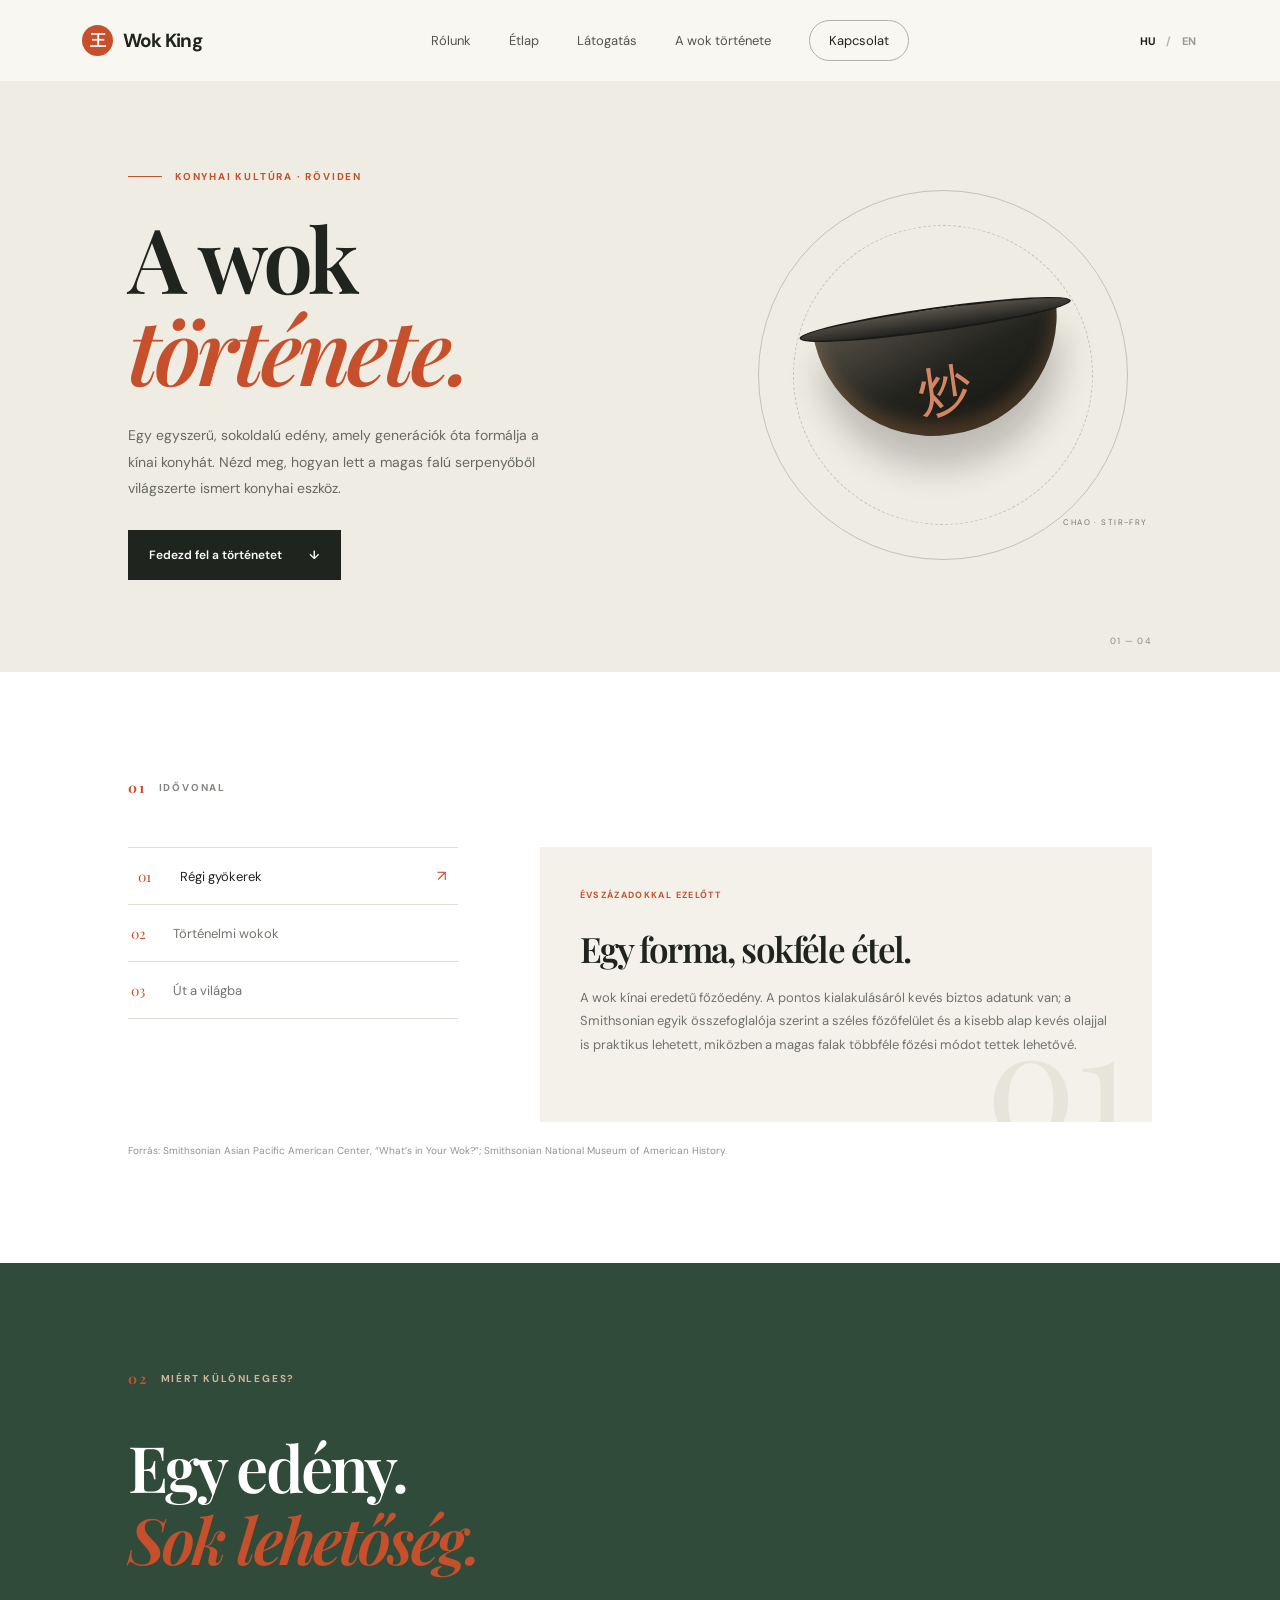
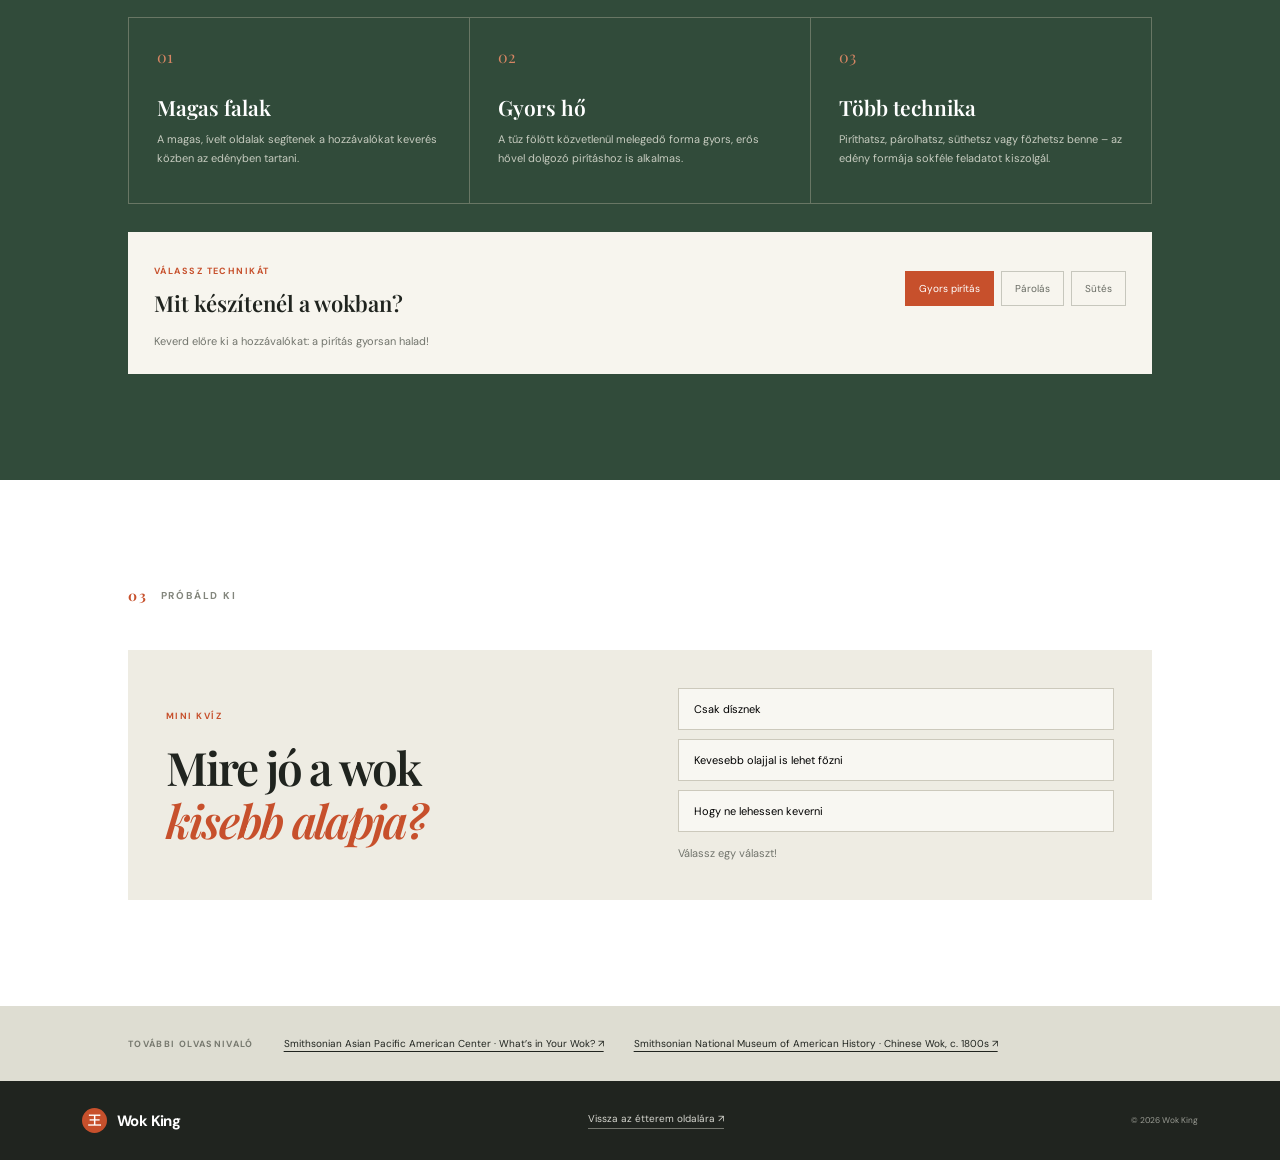
<file: wok.html>
<!doctype html>
<html lang="hu">
<head>
  <meta charset="utf-8"><meta name="viewport" content="width=device-width, initial-scale=1"><meta name="theme-color" content="#f8f7f2">
  <meta name="description" content="Fedezd fel a wok történetét, a wokban főzés sokoldalúságát, és teszteld, mit tudsz erről a sokoldalú edényről.">
  <link rel="alternate" hreflang="hu" href="./wok.html?lang=hu"><link rel="alternate" hreflang="en" href="./wok.html?lang=en"><link rel="alternate" hreflang="x-default" href="./wok.html">
  <link rel="preconnect" href="https://fonts.googleapis.com"><link rel="preconnect" href="https://fonts.gstatic.com" crossorigin>
  <link href="https://fonts.googleapis.com/css2?family=DM+Sans:wght@400;500;600;700&family=Playfair+Display:wght@600;700;800&display=swap" rel="stylesheet"><link rel="stylesheet" href="style.css"><link rel="stylesheet" href="wok.css">
  <title>A wok története | Wok King</title>
</head>
<body>
  <a class="skip-link" href="#main" data-i18n="skip">Ugrás a tartalomra</a>
  <header class="header"><a class="brand" href="index.html#home"><span class="brand-mark" aria-hidden="true">王</span><span>Wok King</span></a><button class="menu-toggle" aria-expanded="false" aria-controls="site-nav" aria-label="Menü megnyitása"><span></span><span></span></button><nav id="site-nav" class="nav" aria-label="Fő navigáció"><a href="index.html#story" data-i18n="navAbout">Rólunk</a><a href="index.html#menu" data-i18n="navMenu">Étlap</a><a href="index.html#visit" data-i18n="navVisit">Látogatás</a><a href="wok.html" aria-current="page" data-i18n="navWok">A wok története</a><a class="nav-cta" href="index.html#contact" data-i18n="navContact">Kapcsolat</a></nav><div class="language" aria-label="Language"><button type="button" data-lang="hu" aria-pressed="true">HU</button><span aria-hidden="true">/</span><button type="button" data-lang="en" aria-pressed="false">EN</button></div></header>
  <main id="main">
    <section class="wok-hero"><div class="wok-hero-inner reveal"><p class="eyebrow"><span class="eyebrow-line"></span><span data-i18n="wokEyebrow">KONYHAI KULTÚRA · RÖVIDEN</span></p><h1 data-i18n="wokTitle">A wok<br><em>története.</em></h1><p class="wok-lead" data-i18n="wokLead">Egy egyszerű, sokoldalú edény, amely generációk óta formálja a kínai konyhát. Nézd meg, hogyan lett a magas falú serpenyőből világszerte ismert konyhai eszköz.</p><a class="button button-dark" href="#timeline"><span data-i18n="wokExplore">Fedezd fel a történetet</span><span aria-hidden="true">↓</span></a></div><div class="wok-hero-art reveal" aria-hidden="true"><div class="wok-orbit orbit-a"></div><div class="wok-orbit orbit-b"></div><div class="wok-bowl"><span>炒</span></div><span class="wok-art-note">CHAO · STIR-FRY</span></div><span class="wok-hero-index" aria-hidden="true">01 — 04</span></section>
    <section id="timeline" class="timeline-section section-pad"><div class="section-kicker reveal"><span>01</span><span data-i18n="timelineKicker">IDŐVONAL</span></div><div class="timeline-layout"><div class="timeline-tabs reveal" role="tablist" aria-label="Wok idővonal"><button class="timeline-tab active" id="tab-roots" role="tab" aria-selected="true" aria-controls="timeline-panel" data-story="roots"><span>01</span><span data-i18n="eraRoots">Régi gyökerek</span><b>↗</b></button><button class="timeline-tab" id="tab-metal" role="tab" aria-selected="false" aria-controls="timeline-panel" data-story="metal"><span>02</span><span data-i18n="eraMetal">Fém wokok</span><b>↗</b></button><button class="timeline-tab" id="tab-world" role="tab" aria-selected="false" aria-controls="timeline-panel" data-story="world"><span>03</span><span data-i18n="eraWorld">Út a világba</span><b>↗</b></button></div><article class="timeline-panel reveal" id="timeline-panel" role="tabpanel" aria-labelledby="tab-roots" tabindex="0"><span class="timeline-date" data-i18n="rootsDate">ÉVSZÁZADOKKAL EZELŐTT</span><h2 data-i18n="rootsTitle">Egy forma, sokféle étel.</h2><p data-i18n="rootsText">A wok kínai eredetű főzőedény. A pontos kialakulásáról kevés biztos adatunk van; a Smithsonian egyik összefoglalója szerint a széles főzőfelület és a kisebb alap kevés olajjal is praktikus lehetett, miközben a magas falak többféle főzési módot tettek lehetővé.</p><span class="timeline-number">01</span></article></div><p class="source-note reveal" data-i18n="historySource">Forrás: Smithsonian Asian Pacific American Center, “What’s in Your Wok?”</p></section>
    <section class="wok-facts section-pad"><div class="section-kicker reveal"><span>02</span><span data-i18n="factsKicker">MIÉRT KÜLÖNLEGES?</span></div><h2 class="facts-title reveal" data-i18n="factsTitle">Egy edény.<br><em>Sok lehetőség.</em></h2><div class="facts-grid"><article class="fact-card reveal"><span class="fact-icon">01</span><h3 data-i18n="factOneTitle">Magas falak</h3><p data-i18n="factOneText">A magas, ívelt oldalak segítenek a hozzávalókat keverés közben az edényben tartani.</p></article><article class="fact-card reveal"><span class="fact-icon">02</span><h3 data-i18n="factTwoTitle">Gyors hő</h3><p data-i18n="factTwoText">A tűz fölött közvetlenül melegedő forma gyors, erős hővel dolgozó pirításhoz is alkalmas.</p></article><article class="fact-card reveal"><span class="fact-icon">03</span><h3 data-i18n="factThreeTitle">Több technika</h3><p data-i18n="factThreeText">Piríthatsz, párolhatsz, süthetsz vagy főzhetsz benne – az edény formája sokféle feladatot kiszolgál.</p></article></div><div class="cook-selector reveal"><div><span class="menu-overline" data-i18n="selectorEyebrow">VÁLASSZ TECHNIKÁT</span><h3 data-i18n="selectorTitle">Mit készítenél a wokban?</h3></div><div class="cook-buttons" role="group" aria-label="Főzési technika"><button class="cook-button active" data-cook="stir" data-i18n="cookStir">Gyors pirítás</button><button class="cook-button" data-cook="steam" data-i18n="cookSteam">Párolás</button><button class="cook-button" data-cook="fry" data-i18n="cookFry">Sütés</button></div><p class="cook-result" id="cook-result" aria-live="polite" data-i18n="cookStirText">Keverd előre ki a hozzávalókat: a pirítás gyorsan halad!</p></div></section>
    <section class="quiz-section section-pad"><div class="section-kicker reveal"><span>03</span><span data-i18n="quizKicker">PRÓBÁLD KI</span></div><div class="quiz-box reveal"><div><span class="menu-overline" data-i18n="quizEyebrow">MINI KVÍZ</span><h2 data-i18n="quizTitle">Mire jó a wok<br><em>kisebb alapja?</em></h2></div><div class="quiz-options"><button data-answer="wrong" data-i18n="quizWrongOne">Csak dísznek</button><button data-answer="correct" data-i18n="quizCorrect">Kevesebb olajjal is lehet főzni</button><button data-answer="wrong" data-i18n="quizWrongTwo">Hogy ne lehessen keverni</button><p id="quiz-result" aria-live="polite" data-i18n="quizHint">Válassz egy választ!</p></div></div></section>
    <section class="wok-sources"><p data-i18n="sourcesLabel">TOVÁBBI OLVASNIVALÓ</p><a href="https://apa.si.edu/picklesandtea/whats-in-your-wok/" target="_blank" rel="noopener noreferrer">Smithsonian Asian Pacific American Center · What’s in Your Wok? ↗</a><a href="https://www.si.edu/object/chinese-wok-c-1800s%3Anmah_1189410" target="_blank" rel="noopener noreferrer">Smithsonian National Museum of American History · Chinese Wok, c. 1800s ↗</a></section>
  </main>
  <footer class="footer"><a class="brand footer-brand" href="index.html#home"><span class="brand-mark" aria-hidden="true">王</span><span>Wok King</span></a><a href="index.html#visit" data-i18n="backToRestaurant">Vissza az étterem oldalára ↗</a><small>© <span id="year"></span> Wok King</small></footer>
  <script src="script.js" defer></script>
</body>
</html>
</file>
<file: style.css>
:root{--ink:#20241f;--muted:#70736c;--paper:#f8f7f2;--white:#fff;--orange:#c7502c;--line:#deded5;--green:#314b3a;--serif:'Playfair Display',Georgia,serif;--sans:'DM Sans',Arial,sans-serif}*{box-sizing:border-box}html{scroll-behavior:smooth;scroll-padding-top:90px}body{margin:0;background:var(--paper);color:var(--ink);font-family:var(--sans);font-size:16px;-webkit-font-smoothing:antialiased}a{color:inherit;text-decoration:none}button,input,textarea{font:inherit}.skip-link{position:fixed;z-index:100;top:8px;left:8px;padding:12px;background:#fff;transform:translateY(-150%)}.skip-link:focus{transform:translateY(0)}.header{height:82px;padding:0 6.4%;display:flex;align-items:center;position:sticky;top:0;z-index:20;background:rgba(248,247,242,.94);backdrop-filter:blur(14px);border-bottom:1px solid rgba(32,36,31,.06)}.brand{display:flex;align-items:center;gap:10px;font-weight:700;font-size:19px;letter-spacing:-.04em}.brand-mark{display:grid;place-items:center;width:31px;height:31px;border-radius:50%;background:var(--orange);color:#fff;font-size:16px}.nav{margin:auto;display:flex;gap:38px;align-items:center}.nav a{font-size:13px;color:#51554e;transition:color .2s}.nav a:hover,.text-link:hover,.under-link:hover{color:var(--orange)}.nav .nav-cta{padding:11px 19px;border:1px solid #aeb1a5;border-radius:30px;color:var(--ink)}.language{display:flex;align-items:center;gap:8px;font-size:11px;font-weight:700;letter-spacing:.08em}.language span{color:#b5b6ae}.language button{border:0;background:none;padding:8px 2px;color:#999b93;cursor:pointer}.language button[aria-pressed=true]{color:var(--ink)}.menu-toggle{display:none}.hero{min-height:640px;position:relative;padding:75px 6.4% 88px;display:grid;grid-template-columns:46% 54%;align-items:center;overflow:hidden}.hero:before{content:'';position:absolute;inset:30px 0 0 53%;background:#eeece2;z-index:-1}.hero-copy{padding:5px 8% 24px 0;max-width:570px}.eyebrow,.section-kicker{display:flex;align-items:center;gap:13px;color:var(--orange);font-size:10px;font-weight:700;letter-spacing:.18em}.eyebrow-line{height:1px;width:34px;background:var(--orange)}h1,h2,h3,p{margin-top:0}h1,h2{font-family:var(--serif);font-weight:600;letter-spacing:-.045em}h1{font-size:clamp(54px,6.4vw,91px);line-height:1.03;margin:28px 0 22px}h1 em,h2 em{font-weight:600;color:var(--orange)}.hero-intro{max-width:370px;color:#64675f;line-height:1.8;font-size:15px}.hero-actions{display:flex;align-items:center;gap:25px;margin-top:33px}.button{min-height:50px;padding:0 20px;display:inline-flex;align-items:center;justify-content:space-between;gap:27px;border:1px solid transparent;font-size:12px;font-weight:600;transition:transform .2s,background .2s,color .2s}.button:hover{transform:translateY(-3px)}.button-dark{background:var(--ink);color:#fff}.button-dark:hover{background:var(--orange)}.text-link{font-size:12px;border-bottom:1px solid #a8aa9f;padding-bottom:5px;transition:color .2s}.hero-note{display:flex;align-items:center;gap:12px;margin-top:54px;font-size:11px;color:var(--muted)}.hero-note strong{color:var(--ink)}.rating-stars{letter-spacing:2px;color:#cb673e;font-size:13px}.hero-visual{height:470px;position:relative;margin:0 0 0 10px}.hero-visual:before{content:'';position:absolute;left:-17px;top:18px;width:100%;height:100%;border:1px solid #b9b9aa}.hero-visual img{position:relative;width:100%;height:100%;object-fit:cover;filter:saturate(.75)}.image-label{position:absolute;left:-30px;bottom:28px;background:var(--paper);padding:17px 22px;display:flex;gap:10px;align-items:center;font-size:9px;letter-spacing:.13em;font-weight:700}.label-dot{width:7px;height:7px;background:var(--orange);border-radius:50%}.vertical-label{position:absolute;right:-25px;top:30px;writing-mode:vertical-rl;font-size:8px;letter-spacing:.22em;color:#5c5e56}.hero-bottom{position:absolute;bottom:20px;left:6.4%;right:6.4%;display:flex;justify-content:space-between;color:#777a72;font-size:8px;font-weight:600;letter-spacing:.18em}.hero-bottom a{font-size:19px;color:var(--orange)}.section-pad{padding:106px 10%}.story{background:var(--white)}.section-kicker{color:#83867d}.section-kicker span:first-child{color:var(--orange);font-family:var(--serif);font-size:14px}.story-grid{display:grid;grid-template-columns:1fr .75fr;gap:12%;align-items:end;margin:52px 0 80px}.story h2,.visit h2,.contact h2{font-size:clamp(42px,5vw,66px);line-height:1.14;margin:0}.story-copy p,.visit-copy>p,.contact-grid>div>p{font-size:14px;line-height:1.9;color:var(--muted);max-width:430px}.under-link{display:inline-flex;gap:32px;padding-bottom:10px;border-bottom:1px solid var(--ink);font-size:12px;font-weight:600;transition:color .2s}.stats{border-top:1px solid var(--line);padding-top:28px;display:flex;align-items:flex-start;gap:10%;position:relative}.stats div{display:flex;flex-direction:column;gap:8px}.stats strong{font-family:var(--serif);font-size:35px}.stats strong span{font-size:18px;color:var(--orange)}.stats small,.stats>p{color:var(--muted);font-size:10px}.stats>p{margin:7px 0 0 auto;max-width:150px;line-height:1.6}.menu-section{padding-top:110px;padding-bottom:115px}.menu-heading{display:flex;align-items:end;justify-content:space-between;margin:50px 0 45px}.menu-heading h2{font-size:clamp(42px,4.8vw,61px);line-height:1.15;margin:0}.menu-heading>p{max-width:280px;color:var(--muted);font-size:13px;line-height:1.8;margin:0 3% 6px 20px}.menu-card{background:#eeece3;padding:40px;display:grid;grid-template-columns:90px 1fr 54px;gap:27px;align-items:center}.menu-card-mark{width:70px;height:70px;border:1px solid #d1cec1;border-radius:50%;display:grid;place-items:center;color:var(--orange);font-family:var(--serif);font-size:29px}.menu-overline,.quote-caption{font-size:9px;letter-spacing:.16em;color:var(--orange);font-weight:700}.menu-card h3{font-family:var(--serif);font-size:24px;margin:11px 0}.menu-card p{font-size:12px;color:var(--muted);margin:0}.round-link{width:47px;height:47px;border:1px solid #aeb0a4;border-radius:50%;display:grid;place-items:center;transition:all .2s}.round-link:hover{background:var(--orange);border-color:var(--orange);color:#fff}.menu-disclaimer{font-size:10px;color:#888a82;margin:15px 0 0}.quote-band{background:var(--green);color:#fff;padding:85px 15%;text-align:center}.quote-mark{font-family:var(--serif);font-size:57px;color:#d68563;line-height:.8}.quote-inner p{font-family:var(--serif);font-size:clamp(25px,3vw,40px);max-width:690px;margin:22px auto}.quote-caption{color:#dbb59f}.visit{background:#fff}.visit-grid{display:grid;grid-template-columns:.8fr 1fr;gap:11%;align-items:center;margin-top:55px}.visit-copy>p{margin:19px 0 30px}.address{display:flex;gap:15px;align-items:flex-start;font-size:12px;line-height:1.8}.address p{margin:0}.address strong{font-size:14px}.icon-pin{font-size:26px;color:var(--orange)}.price{margin:23px 0 25px;border-top:1px solid var(--line);border-bottom:1px solid var(--line);padding:16px 0;display:flex;justify-content:space-between;gap:10px;font-size:10px;color:var(--muted)}.price strong{font-size:12px;color:var(--ink)}.price small{font-size:10px;color:var(--muted)}.button-outline{border-color:#aeb1a5;background:transparent}.button-outline:hover{background:var(--ink);color:#fff}.hours-note{margin:12px 0 0;font-size:10px;color:#898b84}.map-card{display:block;background:#f2f0e8;overflow:hidden}.map-grid{height:330px;position:relative;overflow:hidden;background-color:#ebe9df;background-image:linear-gradient(35deg,transparent 45%,#faf9f5 46%,#faf9f5 53%,transparent 54%),linear-gradient(110deg,transparent 40%,#d8ddce 41%,#d8ddce 55%,transparent 56%),linear-gradient(0deg,transparent 47%,#deded3 48%,#deded3 51%,transparent 52%);background-size:170px 150px,270px 230px,100% 85px}.map-road{position:absolute;height:16px;background:#fff;border:1px solid #e0dfd7}.road-one{width:130%;left:-10%;top:43%;transform:rotate(-22deg)}.road-two{width:125%;left:-10%;top:71%;transform:rotate(17deg);height:11px}.road-three{width:110%;left:6%;top:22%;transform:rotate(79deg);height:10px}.map-block{position:absolute;background:#d6dccd;border-radius:2px}.block-one{width:90px;height:50px;left:12%;top:17%}.block-two{width:110px;height:62px;right:12%;top:21%}.block-three{width:80px;height:75px;left:13%;bottom:9%}.block-four{width:130px;height:40px;right:9%;bottom:11%}.map-marker{position:absolute;top:42%;left:49%;width:48px;height:48px;border-radius:50% 50% 50% 0;transform:rotate(-45deg);background:var(--orange);color:#fff;display:grid;place-items:center;font-size:20px;box-shadow:0 6px 20px #4b443455}.map-marker:first-letter{transform:rotate(45deg)}.map-label{position:absolute;top:59%;left:52%;font-size:9px;letter-spacing:.11em;background:#fff;padding:6px 9px;box-shadow:0 2px 7px #3332}.map-footer{display:flex;justify-content:space-between;align-items:center;padding:18px 23px}.map-footer span:first-child{display:flex;flex-direction:column;gap:5px;font-size:13px}.map-footer small{font-size:10px;color:var(--muted)}.map-arrow{color:var(--orange);font-size:19px}.contact{background:#eeece3}.contact-grid{display:grid;grid-template-columns:.8fr 1fr;gap:13%;margin-top:50px}.contact-grid>div>p{margin-top:20px}.contact-form{display:flex;flex-direction:column}.contact-form label{font-size:10px;font-weight:600;margin-bottom:8px}.contact-form input,.contact-form textarea{background:transparent;border:0;border-bottom:1px solid #c9c8be;padding:10px 0 13px;margin-bottom:23px;border-radius:0;outline:none;color:var(--ink);resize:vertical}.contact-form input:focus,.contact-form textarea:focus{border-color:var(--orange)}.contact-form input::placeholder,.contact-form textarea::placeholder{color:#a1a197;font-size:12px}.contact-form .button{align-self:flex-start;min-width:200px}.form-message{min-height:20px;font-size:11px;color:var(--green);margin:12px 0 0}.form-message.error{color:#a43c27}.footer{padding:27px 6.4%;display:flex;align-items:center;justify-content:space-between;gap:20px;background:var(--ink);color:#d6d6cf;font-size:10px}.footer-brand{color:#fff;font-size:15px}.footer-brand .brand-mark{width:25px;height:25px;font-size:13px}.footer>a:not(.brand){border-bottom:1px solid #74766e;padding-bottom:3px}.footer small{color:#999b93}.reveal{opacity:0;transform:translateY(22px);transition:opacity .7s ease,transform .7s ease}.reveal.is-visible{opacity:1;transform:translateY(0)}
@media(max-width:850px){.header{height:72px;padding:0 5%}.nav{gap:21px}.hero{padding-left:5%;padding-right:5%;grid-template-columns:44% 56%;min-height:590px}.hero-visual{height:400px;margin-left:0}.hero:before{left:49%}.hero-bottom{left:5%;right:5%}.section-pad{padding:82px 7%}.story-grid{gap:7%}.visit-grid{gap:7%}.footer{padding:24px 5%}}@media(max-width:640px){html{scroll-padding-top:70px}.header{height:68px}.brand{font-size:17px}.menu-toggle{display:flex;margin-left:auto;margin-right:13px;width:37px;height:37px;align-items:center;justify-content:center;flex-direction:column;gap:5px;background:none;border:1px solid var(--line);border-radius:50%;cursor:pointer}.menu-toggle span{width:13px;height:1px;background:var(--ink);transition:transform .2s}.menu-toggle[aria-expanded=true] span:first-child{transform:translateY(3px) rotate(45deg)}.menu-toggle[aria-expanded=true] span:last-child{transform:translateY(-3px) rotate(-45deg)}.language{gap:5px}.nav{display:none;position:absolute;top:67px;left:0;right:0;padding:20px 6% 25px;background:var(--paper);border-bottom:1px solid var(--line);flex-direction:column;align-items:stretch;gap:0}.nav.open{display:flex}.nav a{padding:13px 0;border-bottom:1px solid var(--line);font-size:14px}.nav .nav-cta{border:0;padding:13px 0;color:var(--orange)}.hero{display:flex;flex-direction:column;align-items:stretch;padding:54px 7% 72px;min-height:auto}.hero:before{inset:48% 0 0 14%}.hero-copy{padding:0;max-width:none}.eyebrow{font-size:9px}h1{font-size:60px;margin:24px 0 18px}.hero-intro{font-size:14px;max-width:335px}.hero-actions{gap:15px;margin-top:25px}.button{min-height:47px;padding:0 16px;gap:14px}.text-link{font-size:10px}.hero-note{margin:27px 0}.hero-visual{height:300px;margin:0 7px 0 0}.hero-visual:before{left:-10px;top:10px}.image-label{left:-10px;bottom:18px;padding:13px 15px}.vertical-label{right:-19px}.hero-bottom{bottom:21px;font-size:7px;letter-spacing:.1em}.hero-bottom span:last-child{max-width:105px;text-align:right}.section-pad{padding:72px 7%}.story-grid{grid-template-columns:1fr;gap:25px;margin:38px 0 50px}.story h2,.visit h2,.contact h2{font-size:47px}.story-copy p{font-size:13px}.stats{gap:0;justify-content:space-between;flex-wrap:wrap}.stats strong{font-size:28px}.stats small{font-size:9px}.stats>p{width:100%;max-width:none;margin:20px 0 0}.menu-section{padding-top:75px;padding-bottom:75px}.menu-heading{display:block;margin:38px 0 30px}.menu-heading h2{font-size:44px}.menu-heading>p{margin:15px 0 0;font-size:12px}.menu-card{padding:25px 20px;grid-template-columns:52px 1fr;gap:15px}.menu-card-mark{width:48px;height:48px;font-size:22px}.menu-card h3{font-size:19px;line-height:1.3}.menu-card p{line-height:1.6}.menu-overline{font-size:8px}.round-link{grid-column:2;justify-self:start;width:39px;height:39px}.quote-band{padding:67px 8%}.quote-inner p{font-size:28px}.visit-grid,.contact-grid{grid-template-columns:1fr;gap:38px;margin-top:38px}.visit-copy>p{font-size:13px}.map-grid{height:260px}.contact-form{gap:0}.contact-grid>div>p{font-size:13px}.footer{padding:24px 7%;display:grid;grid-template-columns:1fr auto}.footer>span{grid-column:1;grid-row:2}.footer>a:not(.brand){grid-column:2;grid-row:2}.footer small{grid-column:2;grid-row:1;text-align:right}.footer-brand{grid-column:1;grid-row:1}}@media(prefers-reduced-motion:reduce){*,*::before,*::after{scroll-behavior:auto!important;animation-duration:.01ms!important;animation-iteration-count:1!important;transition-duration:.01ms!important}.reveal{opacity:1;transform:none}}
</file>
<file: wok.css>
/* Additional styles for Google review cards and the interactive wok-history page. */
.reviews{background:#f3f1ea}.reviews-heading{display:flex;align-items:end;justify-content:space-between;gap:25px;margin:42px 0 35px}.reviews-heading h2{font-size:clamp(35px,4.5vw,58px);line-height:1.15;margin:0}.review-score{display:grid;grid-template-columns:auto auto;gap:2px 12px;align-items:center}.review-score strong{font:46px var(--serif)}.review-score .rating-stars{font-size:12px}.review-score small{grid-column:1/3;color:var(--muted);font-size:10px}.review-cards{display:grid;grid-template-columns:1fr 1fr 1fr;gap:15px}.review-card{min-height:195px;padding:23px;background:#fff;border:1px solid #e6e4dc}.review-card-top{display:flex;align-items:center;gap:10px}.google-g{width:22px;height:22px;display:grid;place-items:center;border:1px solid var(--line);border-radius:50%;font-size:13px;font-weight:700;color:#4285f4}.review-stars{color:#cb673e;letter-spacing:1px;font-size:11px}.review-source{margin-left:auto;font-size:8px;letter-spacing:.15em;color:#8b8d85}.review-card h3{font:600 16px var(--serif);margin:20px 0 8px}.review-card p{font-size:11px;line-height:1.7;color:#555950;margin:0 0 12px}.review-card small{font-size:9px;color:#8b8d85;line-height:1.5}.review-cta{background:var(--green);color:#fff;display:flex;flex-direction:column;align-items:flex-start}.review-cta h3{font-size:20px;line-height:1.35;margin:14px 0 auto}.review-cta .under-link{color:#fff;border-color:#889889;margin-top:18px}.review-quote{font:40px var(--serif);color:#d68563}.reviews-note{font-size:9px;line-height:1.6;color:#898b84;margin:17px 0 0;max-width:800px}.phone-line{padding:15px 0;margin:17px 0 0;border-top:1px solid var(--line);border-bottom:1px solid var(--line);display:flex;align-items:center;gap:14px;color:var(--orange)}.phone-line>span:nth-child(2){display:flex;flex-direction:column;gap:4px}.phone-line small{font-size:9px;color:var(--muted)}.phone-line strong{font-size:13px;color:var(--ink)}.phone-line>span:last-child{margin-left:auto}
.wok-hero{min-height:590px;padding:78px 10% 82px;position:relative;display:grid;grid-template-columns:1fr .8fr;gap:8%;align-items:center;overflow:hidden;background:#eeece3}.wok-hero-inner{max-width:560px;z-index:1}.wok-hero h1{font-size:clamp(58px,7vw,96px);line-height:1.02;margin:28px 0}.wok-lead{max-width:440px;color:#676a62;font-size:14px;line-height:1.9;margin-bottom:28px}.wok-hero-art{height:390px;position:relative;display:grid;place-items:center}.wok-orbit{position:absolute;border:1px solid #c5c2b4;border-radius:50%;width:370px;height:370px}.orbit-b{width:300px;height:300px;border-style:dashed;animation:orbit 50s linear infinite}.wok-bowl{width:245px;height:120px;position:relative;border-radius:0 0 125px 125px;background:linear-gradient(160deg,#575348 0%,#24241f 48%,#11120f 100%);box-shadow:0 32px 33px #16171038,inset 0 -13px 16px #d08a5440;transform:rotate(-8deg);display:grid;place-items:center;color:#d68563;font:53px var(--serif)}.wok-bowl:before{content:'';position:absolute;top:-8px;left:-14px;width:270px;height:20px;border-radius:50%;background:linear-gradient(#555248,#21211e);border:2px solid #191a17}.wok-bowl span{transform:translateY(15px)}.wok-art-note{position:absolute;right:1%;bottom:11%;font-size:8px;letter-spacing:.18em;color:#77796f}.wok-hero-index{position:absolute;bottom:25px;right:10%;color:#8b8d84;font-size:9px;letter-spacing:.15em}.timeline-section{background:#fff}.timeline-layout{display:grid;grid-template-columns:.7fr 1.3fr;gap:8%;margin-top:50px}.timeline-tabs{display:flex;flex-direction:column}.timeline-tab{border:0;border-bottom:1px solid var(--line);padding:18px 3px;background:none;display:grid;grid-template-columns:30px 1fr 18px;gap:12px;align-items:center;text-align:left;cursor:pointer;color:#72756d;transition:color .2s,padding .2s}.timeline-tab:first-child{border-top:1px solid var(--line)}.timeline-tab>span:first-child{font:14px var(--serif);color:var(--orange)}.timeline-tab>span:nth-child(2){font-size:13px}.timeline-tab b{font-size:15px;font-weight:400;opacity:0}.timeline-tab:hover,.timeline-tab.active{color:var(--ink);padding-left:10px}.timeline-tab.active b{opacity:1;color:var(--orange)}.timeline-panel{min-height:275px;position:relative;background:#f3f1ea;padding:35px 40px;overflow:hidden}.timeline-date{font-size:9px;font-weight:700;letter-spacing:.15em;color:var(--orange)}.timeline-panel h2{font-size:35px;margin:22px 0 14px}.timeline-panel p{max-width:570px;color:var(--muted);font-size:13px;line-height:1.8}.timeline-number{position:absolute;right:20px;bottom:-31px;font:150px var(--serif);color:#e7e4d9;line-height:1;z-index:0;pointer-events:none}.timeline-panel p,.timeline-panel h2,.timeline-date{position:relative;z-index:1}.source-note{font-size:10px;color:#92948c;margin:22px 0 0}.wok-facts{background:var(--green);color:#fff}.wok-facts .section-kicker{color:#d5b49e}.facts-title{font-size:clamp(42px,5vw,64px);line-height:1.12;margin:43px 0}.facts-grid{display:grid;grid-template-columns:repeat(3,1fr);gap:1px;background:#687664;border:1px solid #687664}.fact-card{padding:28px;background:var(--green);min-height:185px}.fact-icon{font:16px var(--serif);color:#d68563}.fact-card h3{font:600 21px var(--serif);margin:25px 0 9px}.fact-card p{font-size:11px;line-height:1.7;color:#c6cbbf;margin:0}.cook-selector{margin-top:28px;padding:26px;background:#f7f5ee;color:var(--ink);display:grid;grid-template-columns:1fr auto;gap:16px 30px;align-items:center}.cook-selector h3{font:600 22px var(--serif);margin:9px 0 0}.cook-buttons{display:flex;gap:7px;flex-wrap:wrap}.cook-button{padding:10px 13px;border:1px solid #c7c7bd;background:transparent;color:#686b63;font-size:10px;cursor:pointer;transition:all .2s}.cook-button.active,.cook-button:hover{background:var(--orange);border-color:var(--orange);color:#fff}.cook-result{grid-column:1/3;margin:0;color:#72756d;font-size:11px}.quiz-section{background:#fff}.quiz-box{margin-top:45px;padding:38px;background:#eeece3;display:grid;grid-template-columns:1fr 1fr;gap:8%;align-items:center}.quiz-box h2{font:600 clamp(32px,4vw,46px)/1.16 var(--serif);margin:17px 0 0}.quiz-options{display:flex;flex-direction:column;gap:9px}.quiz-options button{padding:13px 15px;border:1px solid #ccc9bc;background:#f8f7f2;text-align:left;font-size:11px;cursor:pointer;transition:all .2s}.quiz-options button:hover{border-color:var(--orange);transform:translateX(3px)}.quiz-options p{font-size:11px;color:#72756d;min-height:16px;margin:5px 0 0}.quiz-options p.correct{color:var(--green);font-weight:700}.wok-sources{padding:31px 10%;background:#deddd2;display:flex;gap:15px 30px;align-items:center;flex-wrap:wrap}.wok-sources p{margin:0;color:#77796f;font-size:9px;letter-spacing:.15em;font-weight:700}.wok-sources a{font-size:10px;text-decoration:underline;text-underline-offset:4px}.wok-sources a:hover{color:var(--orange)}@keyframes orbit{to{transform:rotate(360deg)}}
@media(max-width:640px){.reviews-heading{align-items:flex-start;flex-direction:column;margin:35px 0 25px}.reviews-heading h2{font-size:37px}.review-cards{grid-template-columns:1fr}.review-card{min-height:160px}.phone-line{margin-top:14px}.wok-hero{min-height:auto;padding:55px 7% 65px;display:flex;flex-direction:column;align-items:stretch;gap:0}.wok-hero h1{font-size:61px}.wok-lead{font-size:13px}.wok-hero-art{height:260px;margin-top:25px}.wok-orbit{width:250px;height:250px}.orbit-b{width:205px;height:205px}.wok-bowl{width:178px;height:90px}.wok-bowl:before{width:198px}.wok-bowl{font-size:43px}.wok-hero-index{right:7%;bottom:16px}.timeline-layout{grid-template-columns:1fr;gap:27px;margin-top:35px}.timeline-tab{padding:14px 3px}.timeline-panel{min-height:290px;padding:26px 22px}.timeline-panel h2{font-size:29px}.timeline-panel p{font-size:12px}.facts-title{font-size:45px;margin:35px 0}.facts-grid{grid-template-columns:1fr}.fact-card{min-height:140px;padding:24px}.fact-card h3{margin:15px 0 7px}.cook-selector{grid-template-columns:1fr;padding:22px}.cook-result{grid-column:1}.quiz-box{grid-template-columns:1fr;padding:25px;gap:24px}.wok-sources{padding:26px 7%;flex-direction:column;align-items:flex-start;gap:13px}.wok-sources a{line-height:1.5}}
@media(prefers-reduced-motion:reduce){.orbit-b{animation:none}}
.reviews-source-link{display:inline-block;margin-top:9px;color:#74776f;font-size:9px;text-decoration:underline;text-underline-offset:3px}.reviews-source-link:hover{color:var(--orange)}
</file>
